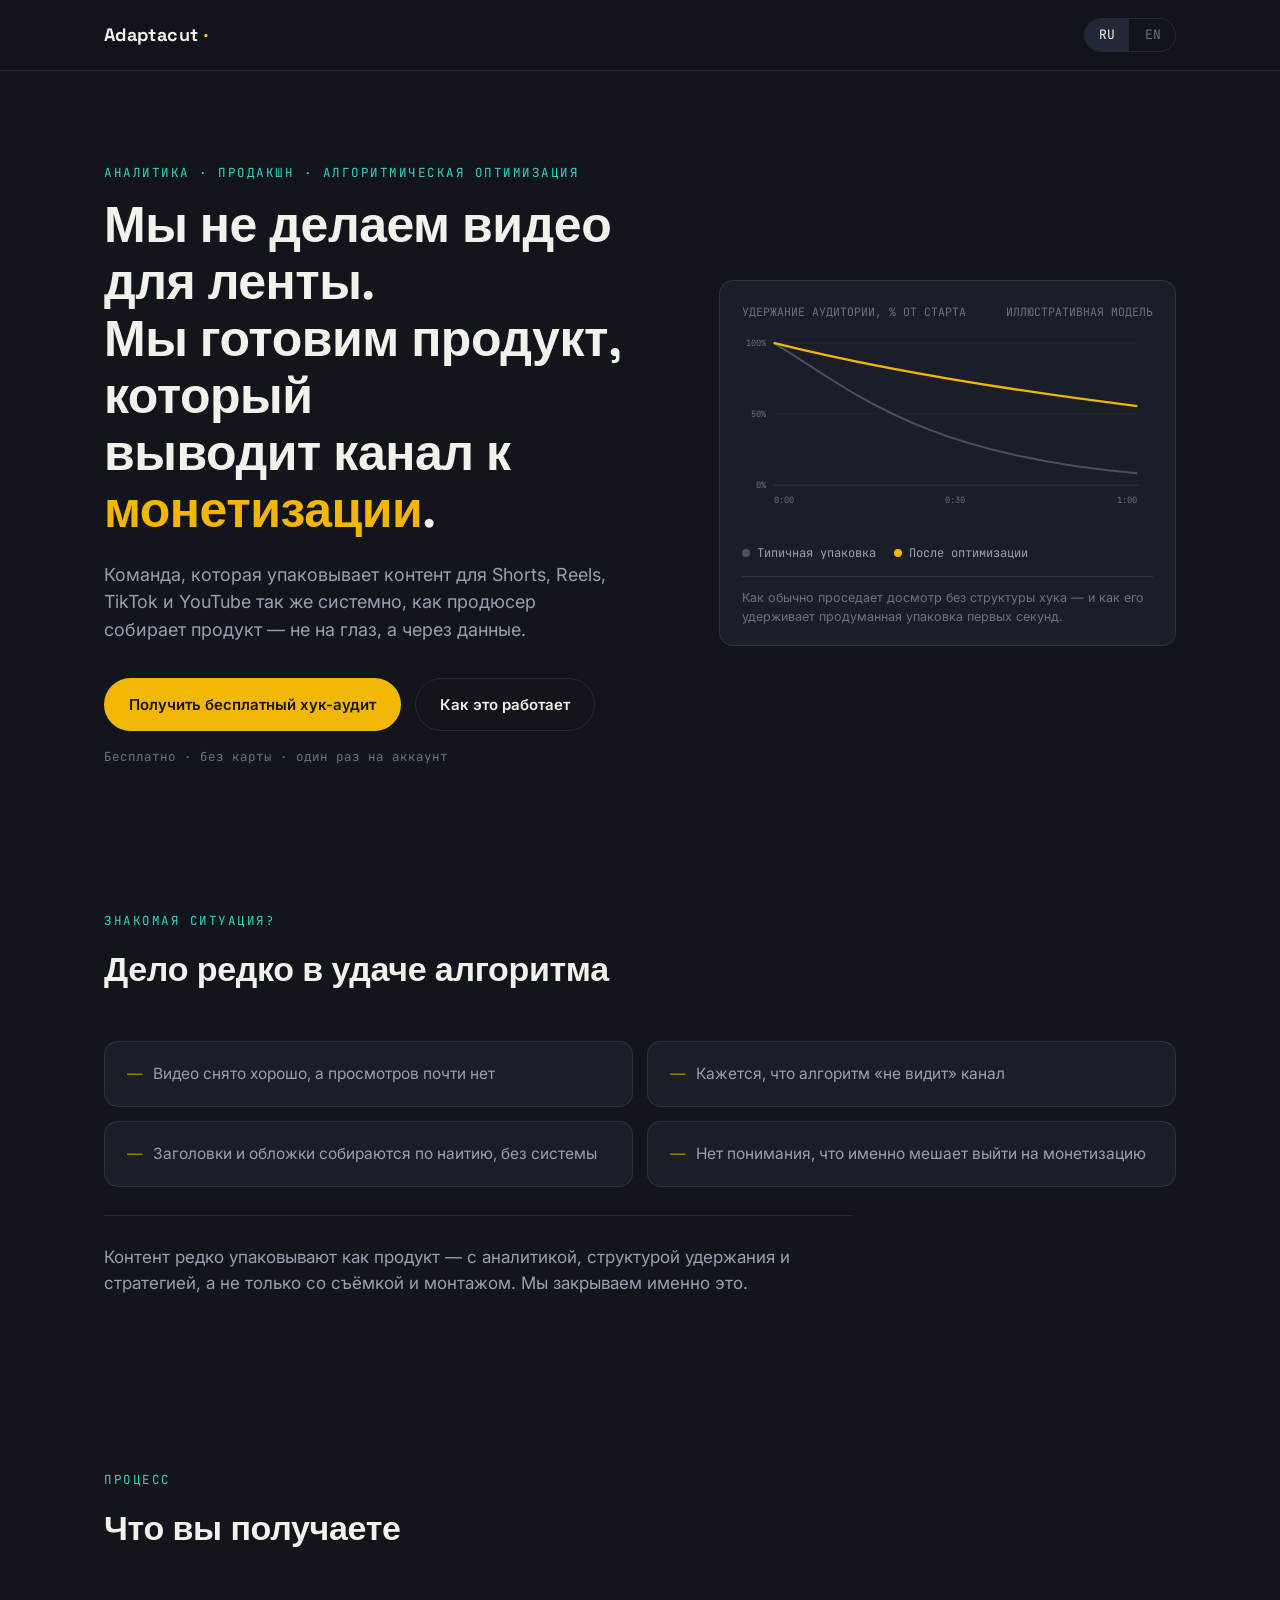
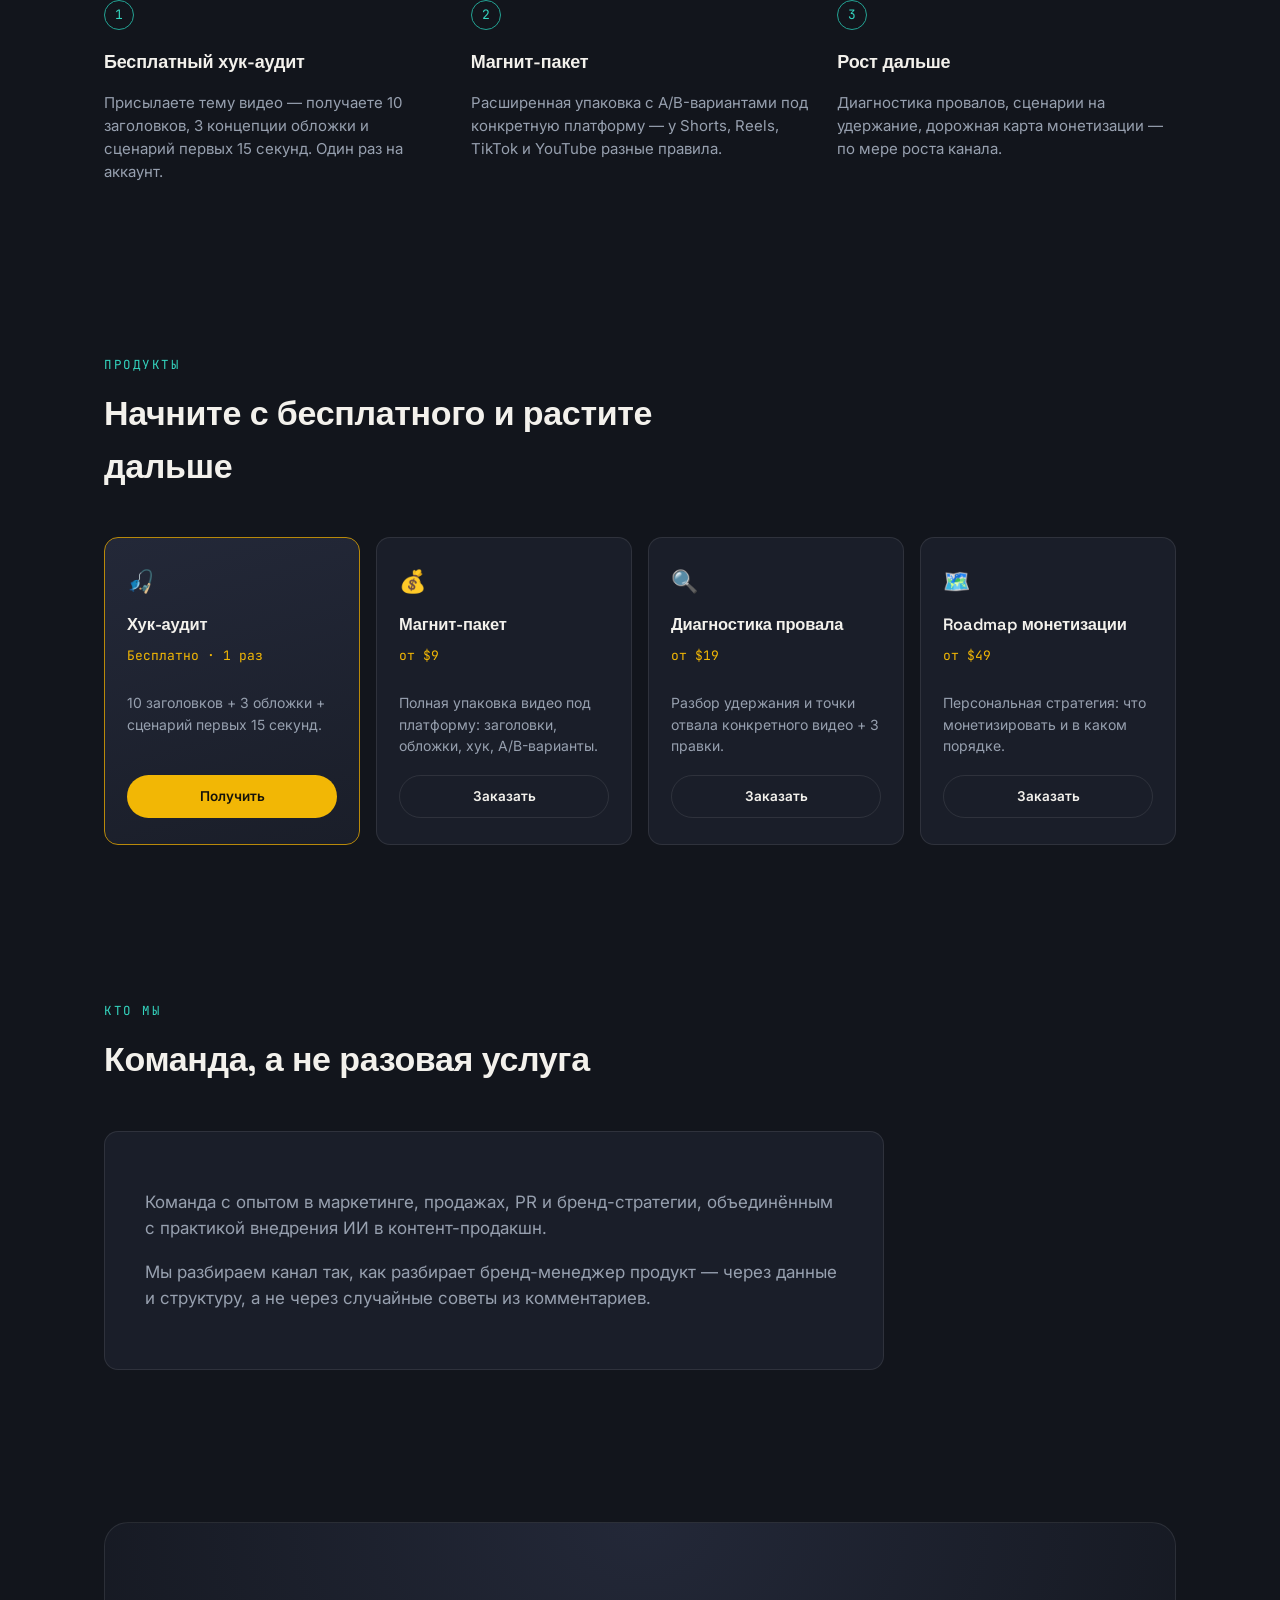
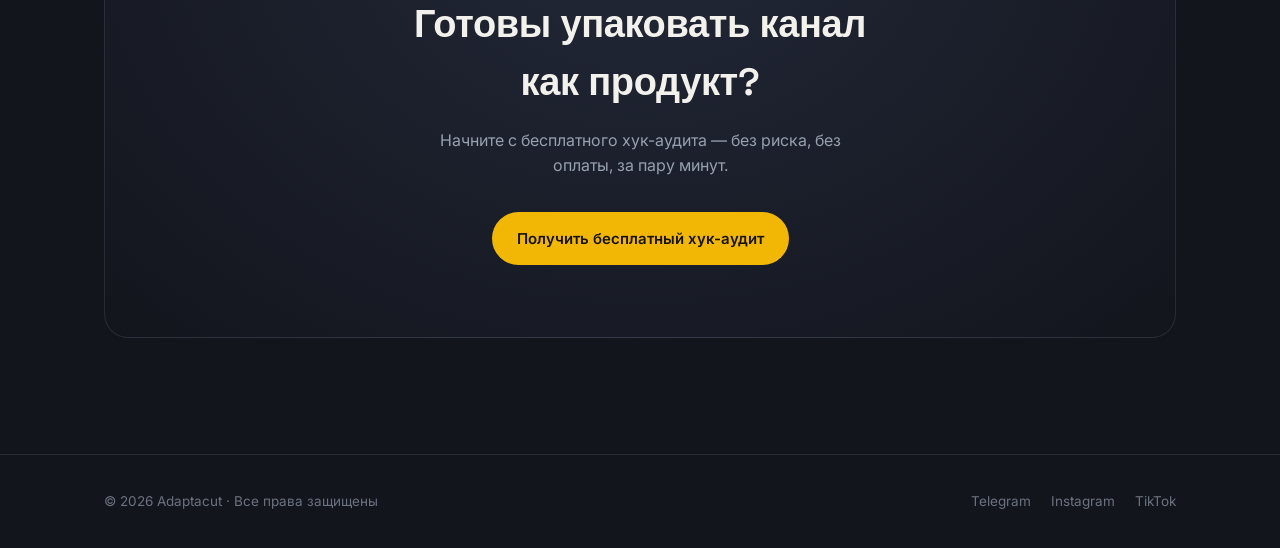
<file: index.html>
<!DOCTYPE html>
<html lang="ru">
<head>
<meta charset="UTF-8">
<meta name="viewport" content="width=device-width, initial-scale=1.0">
<title>Adaptacut — продукт, который выводит канал к монетизации</title>
<meta name="description" content="Аналитика, упаковка, контент-продакшн и алгоритмическая оптимизация для авторов Shorts, Reels, TikTok и YouTube.">
<link rel="alternate" hreflang="ru" href="/">
<link rel="alternate" hreflang="en" href="/en/">
<link rel="icon" href="favicon.png" type="image/png">
<link rel="preconnect" href="https://fonts.googleapis.com">
<link rel="preconnect" href="https://fonts.gstatic.com" crossorigin>
<link href="https://fonts.googleapis.com/css2?family=Space+Grotesk:wght@500;600;700&family=Inter:wght@400;500;600&family=JetBrains+Mono:wght@400;500&display=swap" rel="stylesheet">
<style>
/* ===== Design tokens ===== */
:root {
  --bg: #12151c;
  --surface: #1a1e29;
  --surface-2: #232838;
  --border: rgba(255, 255, 255, 0.09);
  --text: #f3f1ec;
  --text-muted: #97a0af;
  --text-dim: #6b7280;
  --gold: #f2b705;
  --gold-dim: #b8890a;
  --teal: #34d6c0;
  --teal-dim: #23a394;

  --font-display: "Space Grotesk", sans-serif;
  --font-body: "Inter", sans-serif;
  --font-mono: "JetBrains Mono", monospace;

  --container: 1120px;
  --radius: 14px;
}

* { box-sizing: border-box; }

html { scroll-behavior: smooth; }

body {
  margin: 0;
  background: var(--bg);
  color: var(--text);
  font-family: var(--font-body);
  font-size: 16px;
  line-height: 1.55;
  -webkit-font-smoothing: antialiased;
}

@media (prefers-reduced-motion: reduce) {
  html { scroll-behavior: auto; }
  * { animation-duration: 0.001ms !important; transition-duration: 0.001ms !important; }
}

a { color: inherit; }

.wrap {
  max-width: var(--container);
  margin: 0 auto;
  padding: 0 24px;
}

h1, h2, h3 {
  font-family: var(--font-display);
  font-weight: 600;
  letter-spacing: -0.01em;
  margin: 0;
}

.eyebrow {
  font-family: var(--font-mono);
  font-size: 12.5px;
  letter-spacing: 0.12em;
  text-transform: uppercase;
  color: var(--teal);
  display: inline-block;
  margin-bottom: 14px;
}

.muted { color: var(--text-muted); }

/* ===== Header ===== */
header {
  position: sticky;
  top: 0;
  z-index: 50;
  backdrop-filter: blur(10px);
  background: rgba(18, 21, 28, 0.82);
  border-bottom: 1px solid var(--border);
}

.header-inner {
  display: flex;
  align-items: center;
  justify-content: space-between;
  padding: 18px 24px;
}

.logo {
  font-family: var(--font-display);
  font-weight: 700;
  font-size: 18px;
  letter-spacing: 0.02em;
}

.logo span { color: var(--gold); }

.lang-toggle {
  display: flex;
  gap: 2px;
  font-family: var(--font-mono);
  font-size: 13px;
  border: 1px solid var(--border);
  border-radius: 100px;
  overflow: hidden;
}

.lang-toggle a {
  padding: 6px 14px;
  text-decoration: none;
  color: var(--text-dim);
}

.lang-toggle a.active {
  background: var(--surface-2);
  color: var(--text);
}

/* ===== Hero ===== */
.hero {
  padding: 88px 0 64px;
  position: relative;
  overflow: hidden;
}

.hero-grid {
  display: grid;
  grid-template-columns: 1.1fr 0.9fr;
  gap: 56px;
  align-items: center;
}

.hero h1 {
  font-size: clamp(32px, 4.4vw, 50px);
  line-height: 1.14;
}

.hero h1 .accent { color: var(--gold); }

.hero p.lead {
  font-size: 18px;
  color: var(--text-muted);
  max-width: 46ch;
  margin-top: 22px;
}

.cta-row {
  display: flex;
  gap: 14px;
  margin-top: 34px;
  flex-wrap: wrap;
}

.btn {
  display: inline-flex;
  align-items: center;
  gap: 8px;
  font-family: var(--font-body);
  font-weight: 600;
  font-size: 15px;
  padding: 14px 24px;
  border-radius: 100px;
  text-decoration: none;
  border: 1px solid transparent;
  cursor: pointer;
  transition: transform 0.15s ease, opacity 0.15s ease;
}

.btn:hover { transform: translateY(-1px); }

.btn-primary {
  background: var(--gold);
  color: #16130a;
}

.btn-primary:hover { opacity: 0.92; }

.btn-ghost {
  background: transparent;
  border-color: var(--border);
  color: var(--text);
}

.hero-note {
  margin-top: 16px;
  font-family: var(--font-mono);
  font-size: 12.5px;
  color: var(--text-dim);
}

/* ===== Retention chart — signature element ===== */
.chart-card {
  background: var(--surface);
  border: 1px solid var(--border);
  border-radius: var(--radius);
  padding: 22px 22px 18px;
}

.chart-card .chart-label {
  display: flex;
  justify-content: space-between;
  font-family: var(--font-mono);
  font-size: 11.5px;
  color: var(--text-dim);
  margin-bottom: 6px;
}

.legend {
  display: flex;
  gap: 18px;
  margin-top: 12px;
  font-family: var(--font-mono);
  font-size: 12px;
}

.legend-item { display: flex; align-items: center; gap: 7px; color: var(--text-muted); }
.dot { width: 8px; height: 8px; border-radius: 50%; }
.dot.grey { background: #4b5160; }
.dot.gold { background: var(--gold); }

.retention-line-typical {
  fill: none;
  stroke: #4b5160;
  stroke-width: 2.5;
  stroke-dasharray: 700;
  stroke-dashoffset: 700;
  animation: draw 1.6s ease forwards 0.3s;
}

.retention-line-optimized {
  fill: none;
  stroke: var(--gold);
  stroke-width: 3;
  stroke-dasharray: 700;
  stroke-dashoffset: 700;
  animation: draw 1.6s ease forwards 0.7s;
}

.chart-caption {
  margin: 14px 0 0;
  font-size: 12.5px;
  line-height: 1.5;
  color: var(--text-dim);
  border-top: 1px solid var(--border);
  padding-top: 12px;
}

@keyframes draw {
  to { stroke-dashoffset: 0; }
}

/* ===== Sections ===== */
section { padding: 76px 0; }

.section-head { max-width: 620px; margin-bottom: 44px; }
.section-head h2 { font-size: clamp(26px, 3vw, 34px); }
.section-head p { color: var(--text-muted); margin-top: 12px; font-size: 16.5px; }

/* Pain grid */
.pain-grid {
  display: grid;
  grid-template-columns: repeat(2, 1fr);
  gap: 14px;
}

.pain-item {
  background: var(--surface);
  border: 1px solid var(--border);
  border-radius: var(--radius);
  padding: 20px 22px;
  font-size: 15.5px;
  color: var(--text-muted);
}

.pain-item::before {
  content: "—";
  color: var(--gold-dim);
  margin-right: 10px;
}

.pain-transition {
  margin-top: 28px;
  padding-top: 28px;
  border-top: 1px solid var(--border);
  font-size: 17px;
  max-width: 68ch;
}

/* Steps */
.steps { display: grid; grid-template-columns: repeat(3, 1fr); gap: 28px; }

.step-num {
  font-family: var(--font-mono);
  font-size: 13px;
  color: var(--teal);
  border: 1px solid var(--teal-dim);
  width: 30px; height: 30px;
  border-radius: 50%;
  display: flex; align-items: center; justify-content: center;
  margin-bottom: 18px;
}

.step h3 { font-size: 18px; margin-bottom: 10px; }
.step p { color: var(--text-muted); font-size: 15px; }

/* Products */
.products-grid {
  display: grid;
  grid-template-columns: repeat(4, 1fr);
  gap: 16px;
}

.product-card {
  background: var(--surface);
  border: 1px solid var(--border);
  border-radius: var(--radius);
  padding: 26px 22px;
  display: flex;
  flex-direction: column;
  transition: border-color 0.2s ease;
}

.product-card:hover { border-color: var(--teal-dim); }

.product-card.featured {
  background: linear-gradient(165deg, var(--surface-2), var(--surface));
  border-color: var(--gold-dim);
}

.product-icon { font-size: 22px; margin-bottom: 14px; }

.product-card h3 { font-size: 16.5px; margin-bottom: 8px; }

.product-price {
  font-family: var(--font-mono);
  font-size: 13px;
  color: var(--gold);
  margin-bottom: 12px;
}

.product-card p.desc {
  color: var(--text-muted);
  font-size: 14px;
  flex-grow: 1;
  margin-bottom: 18px;
}

.product-card .btn { padding: 10px 18px; font-size: 13.5px; width: 100%; justify-content: center; }

/* Team */
.team-block {
  background: var(--surface);
  border: 1px solid var(--border);
  border-radius: var(--radius);
  padding: 40px;
  max-width: 780px;
}

.team-block p { font-size: 17px; color: var(--text-muted); }
.team-block p + p { margin-top: 16px; }

/* Final CTA */
.final-cta {
  text-align: center;
  background: radial-gradient(ellipse at top, var(--surface-2), var(--bg));
  border-radius: 24px;
  padding: 72px 24px;
  border: 1px solid var(--border);
}

.final-cta h2 { font-size: clamp(26px, 3.4vw, 38px); max-width: 20ch; margin: 0 auto; }
.final-cta p { color: var(--text-muted); margin: 16px auto 0; max-width: 44ch; }
.final-cta .cta-row { justify-content: center; }

/* Footer */
footer {
  border-top: 1px solid var(--border);
  padding: 36px 0;
  margin-top: 40px;
}

.footer-inner {
  display: flex;
  justify-content: space-between;
  align-items: center;
  flex-wrap: wrap;
  gap: 16px;
  font-size: 13.5px;
  color: var(--text-dim);
}

.footer-links { display: flex; gap: 20px; }
.footer-links a { text-decoration: none; color: var(--text-dim); }
.footer-links a:hover { color: var(--text-muted); }

/* ===== Responsive ===== */
@media (max-width: 860px) {
  .hero-grid { grid-template-columns: 1fr; gap: 40px; }
  .pain-grid { grid-template-columns: 1fr; }
  .steps { grid-template-columns: 1fr; gap: 34px; }
  .products-grid { grid-template-columns: 1fr 1fr; }
  .team-block { padding: 28px; }
  .final-cta { padding: 52px 20px; }
}

@media (max-width: 520px) {
  .products-grid { grid-template-columns: 1fr; }
  .header-inner { padding: 14px 18px; }
  .hero { padding: 56px 0 44px; }
  section { padding: 56px 0; }
}

/* ===== Booking Modal ===== */
.modal-overlay {
  display: none;
  position: fixed;
  inset: 0;
  background: rgba(0,0,0,0.65);
  backdrop-filter: blur(3px);
  z-index: 200;
  align-items: center;
  justify-content: center;
  padding: 20px;
}

.modal-overlay.open { display: flex; }

.modal-card {
  background: var(--surface);
  border: 1px solid var(--border);
  border-radius: var(--radius);
  max-width: 460px;
  width: 100%;
  max-height: 88vh;
  overflow-y: auto;
  padding: 28px;
  position: relative;
}

.modal-close {
  position: absolute;
  top: 16px;
  right: 16px;
  background: none;
  border: none;
  color: var(--text-dim);
  font-size: 20px;
  cursor: pointer;
  line-height: 1;
  padding: 4px;
}

.modal-close:hover { color: var(--text); }

.modal-card h3 {
  font-size: 19px;
  margin-bottom: 6px;
  padding-right: 20px;
}

.modal-subtitle {
  color: var(--text-muted);
  font-size: 14px;
  margin-bottom: 20px;
}

.modal-step { display: none; }
.modal-step.active { display: block; }

.date-grid {
  display: grid;
  grid-template-columns: repeat(5, 1fr);
  gap: 8px;
  margin-bottom: 8px;
  max-height: 260px;
  overflow-y: auto;
  padding-right: 4px;
}

.date-btn {
  background: var(--surface-2);
  border: 1px solid var(--border);
  border-radius: 8px;
  padding: 9px 4px;
  text-align: center;
  cursor: pointer;
  color: var(--text);
  font-family: var(--font-body);
}

.date-btn .date-num { display: block; font-size: 14px; font-weight: 600; }
.date-btn .date-mon { display: block; font-size: 10.5px; color: var(--text-dim); font-family: var(--font-mono); }
.date-btn .date-left { display: block; font-size: 9.5px; color: var(--teal); font-family: var(--font-mono); margin-top: 2px; }

.date-btn:hover:not(.full) { border-color: var(--teal-dim); }
.date-btn.selected { border-color: var(--gold); background: rgba(242,183,5,0.08); }
.date-btn.full {
  opacity: 0.35;
  cursor: not-allowed;
  pointer-events: none;
}
.date-btn.full .date-left { color: #6b7280; }

.form-field { margin-bottom: 14px; }
.form-field label { display: block; font-size: 13px; color: var(--text-muted); margin-bottom: 6px; }
.form-field input {
  width: 100%;
  background: var(--surface-2);
  border: 1px solid var(--border);
  border-radius: 8px;
  padding: 11px 12px;
  color: var(--text);
  font-family: var(--font-body);
  font-size: 14.5px;
}
.form-field input:focus { outline: none; border-color: var(--teal-dim); }

.modal-selected-date {
  font-family: var(--font-mono);
  font-size: 12.5px;
  color: var(--teal);
  margin-bottom: 16px;
  padding: 8px 12px;
  background: var(--surface-2);
  border-radius: 8px;
}

.modal-msg {
  font-size: 13.5px;
  padding: 10px 12px;
  border-radius: 8px;
  margin-top: 12px;
  display: none;
}
.modal-msg.error { display: block; background: rgba(220,80,80,0.12); color: #e08080; }
.modal-msg.success { display: block; background: rgba(52,214,192,0.1); color: var(--teal); }

.modal-loading { text-align: center; padding: 30px 0; color: var(--text-dim); font-size: 13.5px; }

</style>
</head>
<body>

<header>
  <div class="wrap header-inner">
    <div class="logo">Adaptacut <span>·</span></div>
    <div class="lang-toggle">
      <a href="/" class="active">RU</a>
      <a href="/en/">EN</a>
    </div>
  </div>
</header>

<section class="hero">
  <div class="wrap hero-grid">
    <div>
      <span class="eyebrow">Аналитика · Продакшн · Алгоритмическая оптимизация</span>
      <h1>Мы не делаем видео для ленты.<br>Мы готовим продукт, который<br>выводит канал к <span class="accent">монетизации</span>.</h1>
      <p class="lead">Команда, которая упаковывает контент для Shorts, Reels, TikTok и YouTube так же системно, как продюсер собирает продукт — не на глаз, а через данные.</p>
      <div class="cta-row">
        <a href="javascript:void(0)" class="btn btn-primary js-open-booking">Получить бесплатный хук-аудит</a>
        <a href="#how" class="btn btn-ghost">Как это работает</a>
      </div>
      <div class="hero-note">Бесплатно · без карты · один раз на аккаунт</div>
    </div>

    <div class="chart-card">
      <div class="chart-label">
        <span>УДЕРЖАНИЕ АУДИТОРИИ, % ОТ СТАРТА</span>
        <span>ИЛЛЮСТРАТИВНАЯ МОДЕЛЬ</span>
      </div>
      <svg viewBox="0 0 520 250" width="100%" height="auto" role="img" aria-label="Сравнение удержания аудитории: типичное видео теряет зрителей быстрее, чем видео с оптимизированной упаковкой">
        <!-- сетка -->
        <line x1="40" y1="20" x2="500" y2="20" stroke="rgba(255,255,255,0.06)" stroke-width="1"/>
        <line x1="40" y1="110" x2="500" y2="110" stroke="rgba(255,255,255,0.06)" stroke-width="1"/>
        <line x1="40" y1="200" x2="500" y2="200" stroke="rgba(255,255,255,0.14)" stroke-width="1"/>

        <!-- подписи Y -->
        <text x="30" y="24" text-anchor="end" font-family="JetBrains Mono, monospace" font-size="11" fill="#6b7280">100%</text>
        <text x="30" y="114" text-anchor="end" font-family="JetBrains Mono, monospace" font-size="11" fill="#6b7280">50%</text>
        <text x="30" y="204" text-anchor="end" font-family="JetBrains Mono, monospace" font-size="11" fill="#6b7280">0%</text>

        <!-- подписи X -->
        <text x="40" y="222" text-anchor="start" font-family="JetBrains Mono, monospace" font-size="11" fill="#6b7280">0:00</text>
        <text x="270" y="222" text-anchor="middle" font-family="JetBrains Mono, monospace" font-size="11" fill="#6b7280">0:30</text>
        <text x="500" y="222" text-anchor="end" font-family="JetBrains Mono, monospace" font-size="11" fill="#6b7280">1:00</text>

        <path class="retention-line-typical" d="M40,20 C 140,80 220,160 500,185" />
        <path class="retention-line-optimized" d="M40,20 C 160,50 300,75 500,100" />
      </svg>
      <div class="legend">
        <div class="legend-item"><span class="dot grey"></span> Типичная упаковка</div>
        <div class="legend-item"><span class="dot gold"></span> После оптимизации</div>
      </div>
      <p class="chart-caption">Как обычно проседает досмотр без структуры хука — и как его удерживает продуманная упаковка первых секунд.</p>
    </div>
  </div>
</section>

<section id="pain">
  <div class="wrap">
    <div class="section-head">
      <span class="eyebrow">Знакомая ситуация?</span>
      <h2>Дело редко в удаче алгоритма</h2>
    </div>
    <div class="pain-grid">
      <div class="pain-item">Видео снято хорошо, а просмотров почти нет</div>
      <div class="pain-item">Кажется, что алгоритм «не видит» канал</div>
      <div class="pain-item">Заголовки и обложки собираются по наитию, без системы</div>
      <div class="pain-item">Нет понимания, что именно мешает выйти на монетизацию</div>
    </div>
    <p class="pain-transition muted">Контент редко упаковывают как продукт — с аналитикой, структурой удержания и стратегией, а не только со съёмкой и монтажом. Мы закрываем именно это.</p>
  </div>
</section>

<section id="how">
  <div class="wrap">
    <div class="section-head">
      <span class="eyebrow">Процесс</span>
      <h2>Что вы получаете</h2>
    </div>
    <div class="steps">
      <div class="step">
        <div class="step-num">1</div>
        <h3>Бесплатный хук-аудит</h3>
        <p>Присылаете тему видео — получаете 10 заголовков, 3 концепции обложки и сценарий первых 15 секунд. Один раз на аккаунт.</p>
      </div>
      <div class="step">
        <div class="step-num">2</div>
        <h3>Магнит-пакет</h3>
        <p>Расширенная упаковка с A/B-вариантами под конкретную платформу — у Shorts, Reels, TikTok и YouTube разные правила.</p>
      </div>
      <div class="step">
        <div class="step-num">3</div>
        <h3>Рост дальше</h3>
        <p>Диагностика провалов, сценарии на удержание, дорожная карта монетизации — по мере роста канала.</p>
      </div>
    </div>
  </div>
</section>

<section id="products">
  <div class="wrap">
    <div class="section-head">
      <span class="eyebrow">Продукты</span>
      <h2>Начните с бесплатного и растите дальше</h2>
    </div>
    <div class="products-grid">
      <div class="product-card featured">
        <div class="product-icon">🎣</div>
        <h3>Хук-аудит</h3>
        <div class="product-price">Бесплатно · 1 раз</div>
        <p class="desc">10 заголовков + 3 обложки + сценарий первых 15 секунд.</p>
        <a href="javascript:void(0)" class="btn btn-primary js-open-booking">Получить</a>
      </div>
      <div class="product-card">
        <div class="product-icon">💰</div>
        <h3>Магнит-пакет</h3>
        <div class="product-price">от $9</div>
        <p class="desc">Полная упаковка видео под платформу: заголовки, обложки, хук, A/B-варианты.</p>
        <a href="https://t.me/stanvase?text=%D0%97%D0%B4%D1%80%D0%B0%D0%B2%D1%81%D1%82%D0%B2%D1%83%D0%B9%D1%82%D0%B5%21%20%D0%A5%D0%BE%D1%87%D1%83%20%D0%B7%D0%B0%D0%BA%D0%B0%D0%B7%D0%B0%D1%82%D1%8C%20%D0%9C%D0%B0%D0%B3%D0%BD%D0%B8%D1%82-%D0%BF%D0%B0%D0%BA%D0%B5%D1%82%20%28%249%29%20%E2%80%94%20%D1%83%D0%BF%D0%B0%D0%BA%D0%BE%D0%B2%D0%BA%D1%83%20%D0%B2%D0%B8%D0%B4%D0%B5%D0%BE%20%28%D0%B7%D0%B0%D0%B3%D0%BE%D0%BB%D0%BE%D0%B2%D0%BA%D0%B8%2C%20%D0%BE%D0%B1%D0%BB%D0%BE%D0%B6%D0%BA%D0%B0%2C%20%D1%85%D1%83%D0%BA%29." target="_blank" rel="noopener" class="btn btn-ghost">Заказать</a>
      </div>
      <div class="product-card">
        <div class="product-icon">🔍</div>
        <h3>Диагностика провала</h3>
        <div class="product-price">от $19</div>
        <p class="desc">Разбор удержания и точки отвала конкретного видео + 3 правки.</p>
        <a href="https://t.me/stanvase?text=%D0%97%D0%B4%D1%80%D0%B0%D0%B2%D1%81%D1%82%D0%B2%D1%83%D0%B9%D1%82%D0%B5%21%20%D0%A5%D0%BE%D1%87%D1%83%20%D0%B7%D0%B0%D0%BA%D0%B0%D0%B7%D0%B0%D1%82%D1%8C%20%D0%94%D0%B8%D0%B0%D0%B3%D0%BD%D0%BE%D1%81%D1%82%D0%B8%D0%BA%D1%83%20%D0%BF%D1%80%D0%BE%D0%B2%D0%B0%D0%BB%D0%B0%20%28%2419%29%20%E2%80%94%20%D1%80%D0%B0%D0%B7%D0%B1%D0%BE%D1%80%20%D0%BA%D0%BE%D0%BD%D0%BA%D1%80%D0%B5%D1%82%D0%BD%D0%BE%D0%B3%D0%BE%20%D0%B2%D0%B8%D0%B4%D0%B5%D0%BE." target="_blank" rel="noopener" class="btn btn-ghost">Заказать</a>
      </div>
      <div class="product-card">
        <div class="product-icon">🗺️</div>
        <h3>Roadmap монетизации</h3>
        <div class="product-price">от $49</div>
        <p class="desc">Персональная стратегия: что монетизировать и в каком порядке.</p>
        <a href="https://t.me/stanvase?text=%D0%97%D0%B4%D1%80%D0%B0%D0%B2%D1%81%D1%82%D0%B2%D1%83%D0%B9%D1%82%D0%B5%21%20%D0%A5%D0%BE%D1%87%D1%83%20%D0%B7%D0%B0%D0%BA%D0%B0%D0%B7%D0%B0%D1%82%D1%8C%20Roadmap%20%D0%BC%D0%BE%D0%BD%D0%B5%D1%82%D0%B8%D0%B7%D0%B0%D1%86%D0%B8%D0%B8%20%28%2449%29%20%E2%80%94%20%D1%81%D1%82%D1%80%D0%B0%D1%82%D0%B5%D0%B3%D0%B8%D1%8E%20%D0%B4%D0%BB%D1%8F%20%D0%BA%D0%B0%D0%BD%D0%B0%D0%BB%D0%B0." target="_blank" rel="noopener" class="btn btn-ghost">Заказать</a>
      </div>
    </div>
  </div>
</section>

<section id="team">
  <div class="wrap">
    <div class="section-head">
      <span class="eyebrow">Кто мы</span>
      <h2>Команда, а не разовая услуга</h2>
    </div>
    <div class="team-block">
      <p>Команда с опытом в маркетинге, продажах, PR и бренд-стратегии, объединённым с практикой внедрения ИИ в контент-продакшн.</p>
      <p>Мы разбираем канал так, как разбирает бренд-менеджер продукт — через данные и структуру, а не через случайные советы из комментариев.</p>
    </div>
  </div>
</section>

<section id="cta">
  <div class="wrap">
    <div class="final-cta">
      <h2>Готовы упаковать канал как продукт?</h2>
      <p>Начните с бесплатного хук-аудита — без риска, без оплаты, за пару минут.</p>
      <div class="cta-row">
        <a href="javascript:void(0)" class="btn btn-primary js-open-booking">Получить бесплатный хук-аудит</a>
      </div>
    </div>
  </div>
</section>

<footer>
  <div class="wrap footer-inner">
    <div>© 2026 Adaptacut · Все права защищены</div>
    <div class="footer-links">
      <a href="https://t.me/adaptacut" target="_blank" rel="noopener">Telegram</a>
      <a href="#">Instagram</a>
      <a href="#">TikTok</a>
    </div>
  </div>
</footer>

<div class="modal-overlay" id="bookingModal">
  <div class="modal-card">
    <button class="modal-close" id="modalClose" aria-label="Закрыть">✕</button>

    <div class="modal-step active" id="stepDate">
      <h3>Выберите дату</h3>
      <p class="modal-subtitle">Бесплатный хук-аудит — один раз на аккаунт, 3 места в день.</p>
      <div id="dateGrid" class="date-grid">
        <div class="modal-loading">Загружаем доступные даты…</div>
      </div>
    </div>

    <div class="modal-step" id="stepForm">
      <h3>Ваши данные</h3>
      <div class="modal-selected-date" id="selectedDateLabel"></div>
      <div class="form-field">
        <label for="fieldName">Имя</label>
        <input type="text" id="fieldName" maxlength="100" placeholder="Как к вам обращаться">
      </div>
      <div class="form-field">
        <label for="fieldContact">Telegram или email</label>
        <input type="text" id="fieldContact" maxlength="100" placeholder="@username или email">
      </div>
      <div class="form-field">
        <label for="fieldTopic">Тема видео</label>
        <input type="text" id="fieldTopic" maxlength="300" placeholder="О чём видео — коротко">
      </div>
      <div class="cta-row">
        <button class="btn btn-ghost" id="backToDate" type="button">Назад</button>
        <button class="btn btn-primary" id="submitBooking" type="button">Записаться</button>
      </div>
      <div class="modal-msg" id="modalMsg"></div>
    </div>

    <div class="modal-step" id="stepSuccess">
      <h3>Готово 🎉</h3>
      <p class="modal-subtitle" id="successText"></p>
    </div>
  </div>
</div>

<script>
(function() {
  const API_AVAILABILITY = '/api/availability';
  const API_BOOK = '/api/book';
  const MAX_SLOTS = 3;

  const modal = document.getElementById('bookingModal');
  const dateGrid = document.getElementById('dateGrid');
  const stepDate = document.getElementById('stepDate');
  const stepForm = document.getElementById('stepForm');
  const stepSuccess = document.getElementById('stepSuccess');
  const selectedDateLabel = document.getElementById('selectedDateLabel');
  const modalMsg = document.getElementById('modalMsg');

  let selectedDate = null;
  const monthNames = ['янв','фев','мар','апр','май','июн','июл','авг','сен','окт','ноя','дек'];

  function toISO(d) {
    return d.toISOString().slice(0, 10);
  }

  function showStep(step) {
    [stepDate, stepForm, stepSuccess].forEach(s => s.classList.remove('active'));
    step.classList.add('active');
  }

  function openModal() {
    modal.classList.add('open');
    selectedDate = null;
    modalMsg.className = 'modal-msg';
    document.getElementById('fieldName').value = '';
    document.getElementById('fieldContact').value = '';

    if (localStorage.getItem('adaptacut_claimed') === '1') {
      stepDate.innerHTML = '<h3>Бесплатный аудит уже использован</h3><p class="modal-subtitle">Вы уже получали бесплатный хук-аудит с этого устройства. Посмотрите платные пакеты ниже — там больше вариантов и доработка под платформу.</p>';
      showStep(stepDate);
      return;
    }

    showStep(stepDate);
    loadAvailability();
  }

  function closeModal() {
    modal.classList.remove('open');
  }

  async function loadAvailability() {
    dateGrid.innerHTML = '<div class="modal-loading">Загружаем доступные даты…</div>';
    let counts = {};
    try {
      const res = await fetch(API_AVAILABILITY);
      const data = await res.json();
      counts = data.counts || {};
    } catch (e) {
      dateGrid.innerHTML = '<div class="modal-loading">Не удалось загрузить даты. Обновите страницу.</div>';
      return;
    }
    renderDates(counts);
  }

  function renderDates(counts) {
    dateGrid.innerHTML = '';
    const today = new Date();
    for (let i = 1; i <= 30; i++) {
      const d = new Date(today);
      d.setDate(today.getDate() + i);
      const iso = toISO(d);
      const taken = counts[iso] || 0;
      const left = MAX_SLOTS - taken;
      const full = left <= 0;

      const btn = document.createElement('div');
      btn.className = 'date-btn' + (full ? ' full' : '');
      btn.innerHTML = `
        <span class="date-num">${d.getDate()}</span>
        <span class="date-mon">${monthNames[d.getMonth()]}</span>
        <span class="date-left">${full ? 'занято' : left + ' мест'}</span>
      `;
      if (!full) {
        btn.addEventListener('click', () => selectDate(iso, d));
      }
      dateGrid.appendChild(btn);
    }
  }

  function selectDate(iso, d) {
    selectedDate = iso;
    selectedDateLabel.textContent = d.toLocaleDateString('ru-RU', { day: 'numeric', month: 'long', year: 'numeric' });
    modalMsg.className = 'modal-msg';
    showStep(stepForm);
  }

  async function submitBooking() {
    const name = document.getElementById('fieldName').value.trim();
    const contact = document.getElementById('fieldContact').value.trim();
    const topic = document.getElementById('fieldTopic').value.trim();

    if (!name || !contact || !topic) {
      modalMsg.className = 'modal-msg error';
      modalMsg.textContent = 'Заполните все поля.';
      return;
    }

    const submitBtn = document.getElementById('submitBooking');
    submitBtn.disabled = true;
    submitBtn.textContent = 'Отправляем…';

    try {
      const res = await fetch(API_BOOK, {
        method: 'POST',
        headers: { 'Content-Type': 'application/json' },
        body: JSON.stringify({ name, contact, date: selectedDate, topic })
      });
      const data = await res.json();

      if (res.status === 403) {
        localStorage.setItem('adaptacut_claimed', '1');
        modalMsg.className = 'modal-msg error';
        modalMsg.textContent = 'Бесплатный аудит уже был использован с этого контакта или устройства.';
        return;
      }

      if (res.status === 409) {
        modalMsg.className = 'modal-msg error';
        modalMsg.textContent = 'Это места на эту дату только что закончились — выберите другую дату.';
        showStep(stepDate);
        loadAvailability();
        return;
      }

      if (!res.ok) {
        modalMsg.className = 'modal-msg error';
        modalMsg.textContent = 'Что-то пошло не так. Попробуйте ещё раз или напишите нам в Telegram.';
        return;
      }

      document.getElementById('successText').textContent = 'Вы записаны. Мы свяжемся с вами в ближайшее время.';
      localStorage.setItem('adaptacut_claimed', '1');
      showStep(stepSuccess);
    } catch (e) {
      modalMsg.className = 'modal-msg error';
      modalMsg.textContent = 'Ошибка сети. Попробуйте ещё раз.';
    } finally {
      submitBtn.disabled = false;
      submitBtn.textContent = 'Записаться';
    }
  }

  document.querySelectorAll('.js-open-booking').forEach(el => {
    el.addEventListener('click', openModal);
  });

  document.getElementById('modalClose').addEventListener('click', closeModal);
  document.getElementById('backToDate').addEventListener('click', () => showStep(stepDate));
  document.getElementById('submitBooking').addEventListener('click', submitBooking);
  modal.addEventListener('click', (e) => { if (e.target === modal) closeModal(); });
})();
</script>
</body>
</html>
</file>
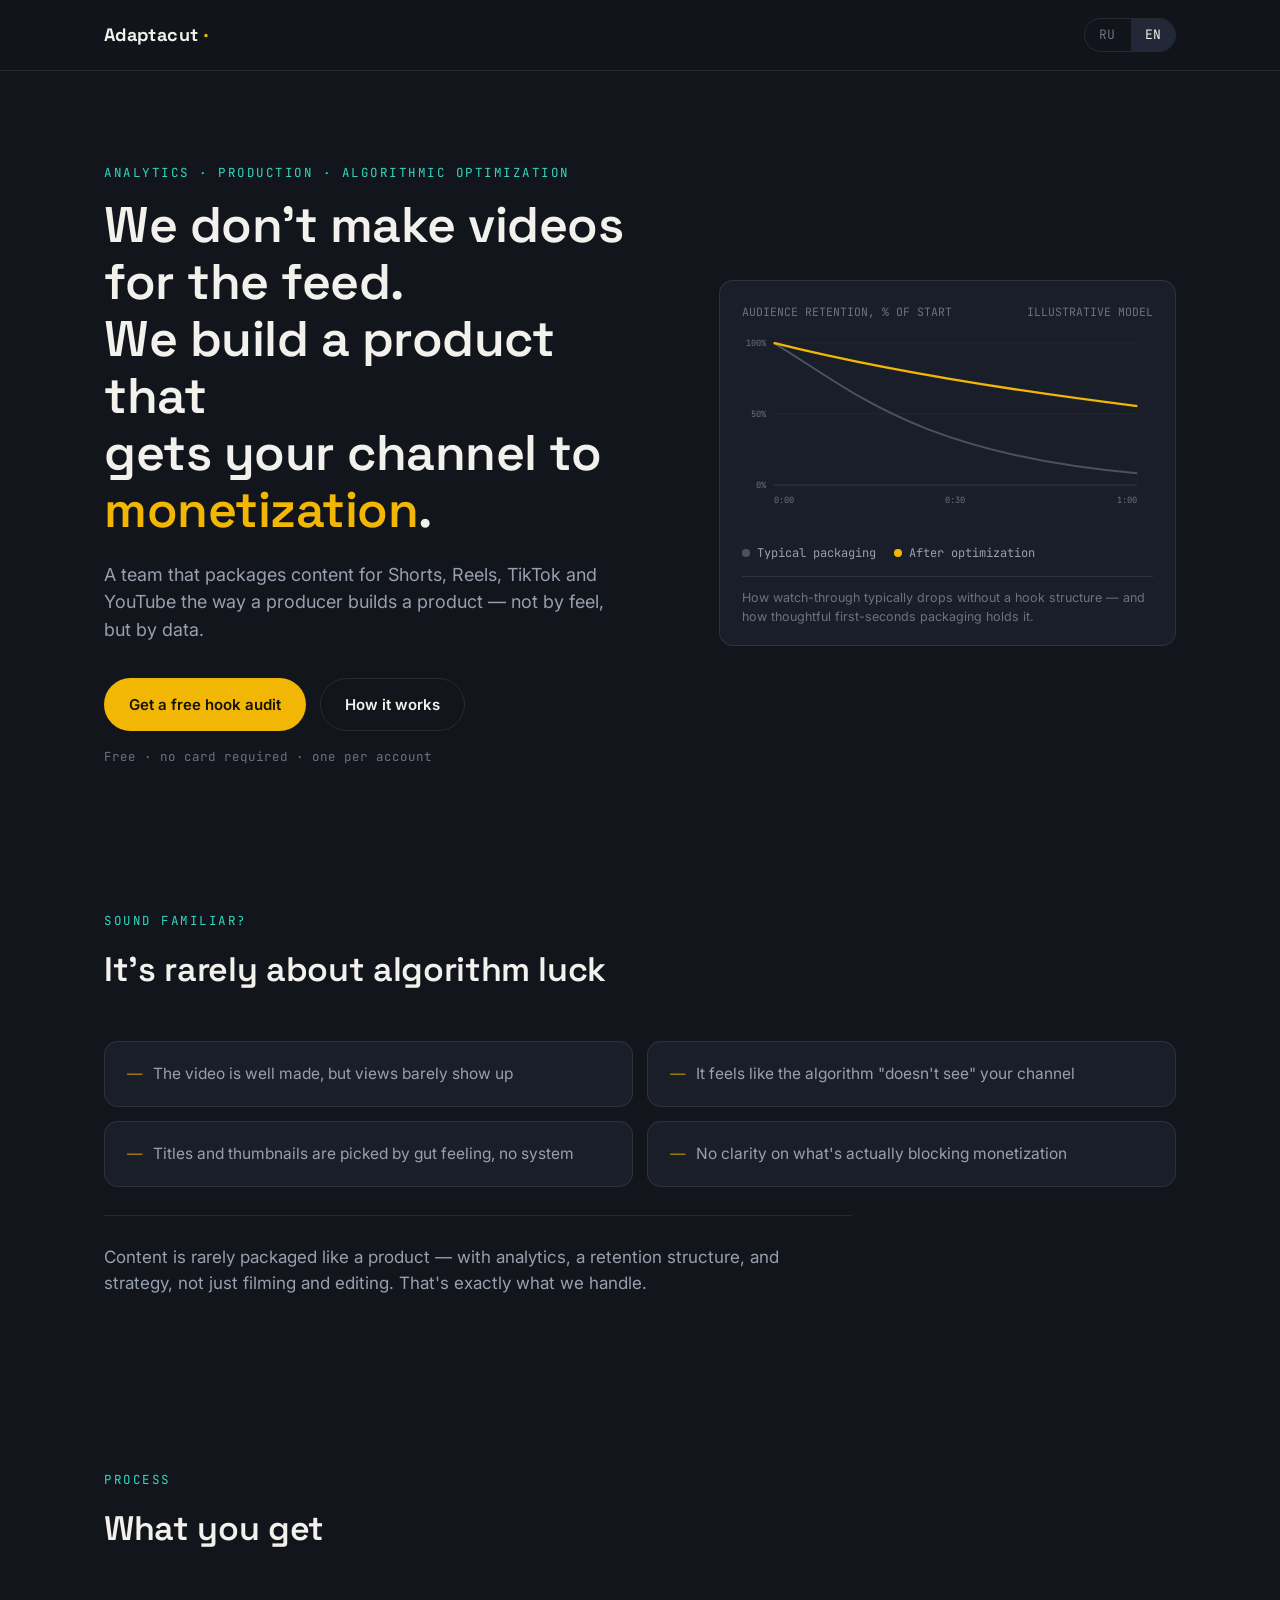
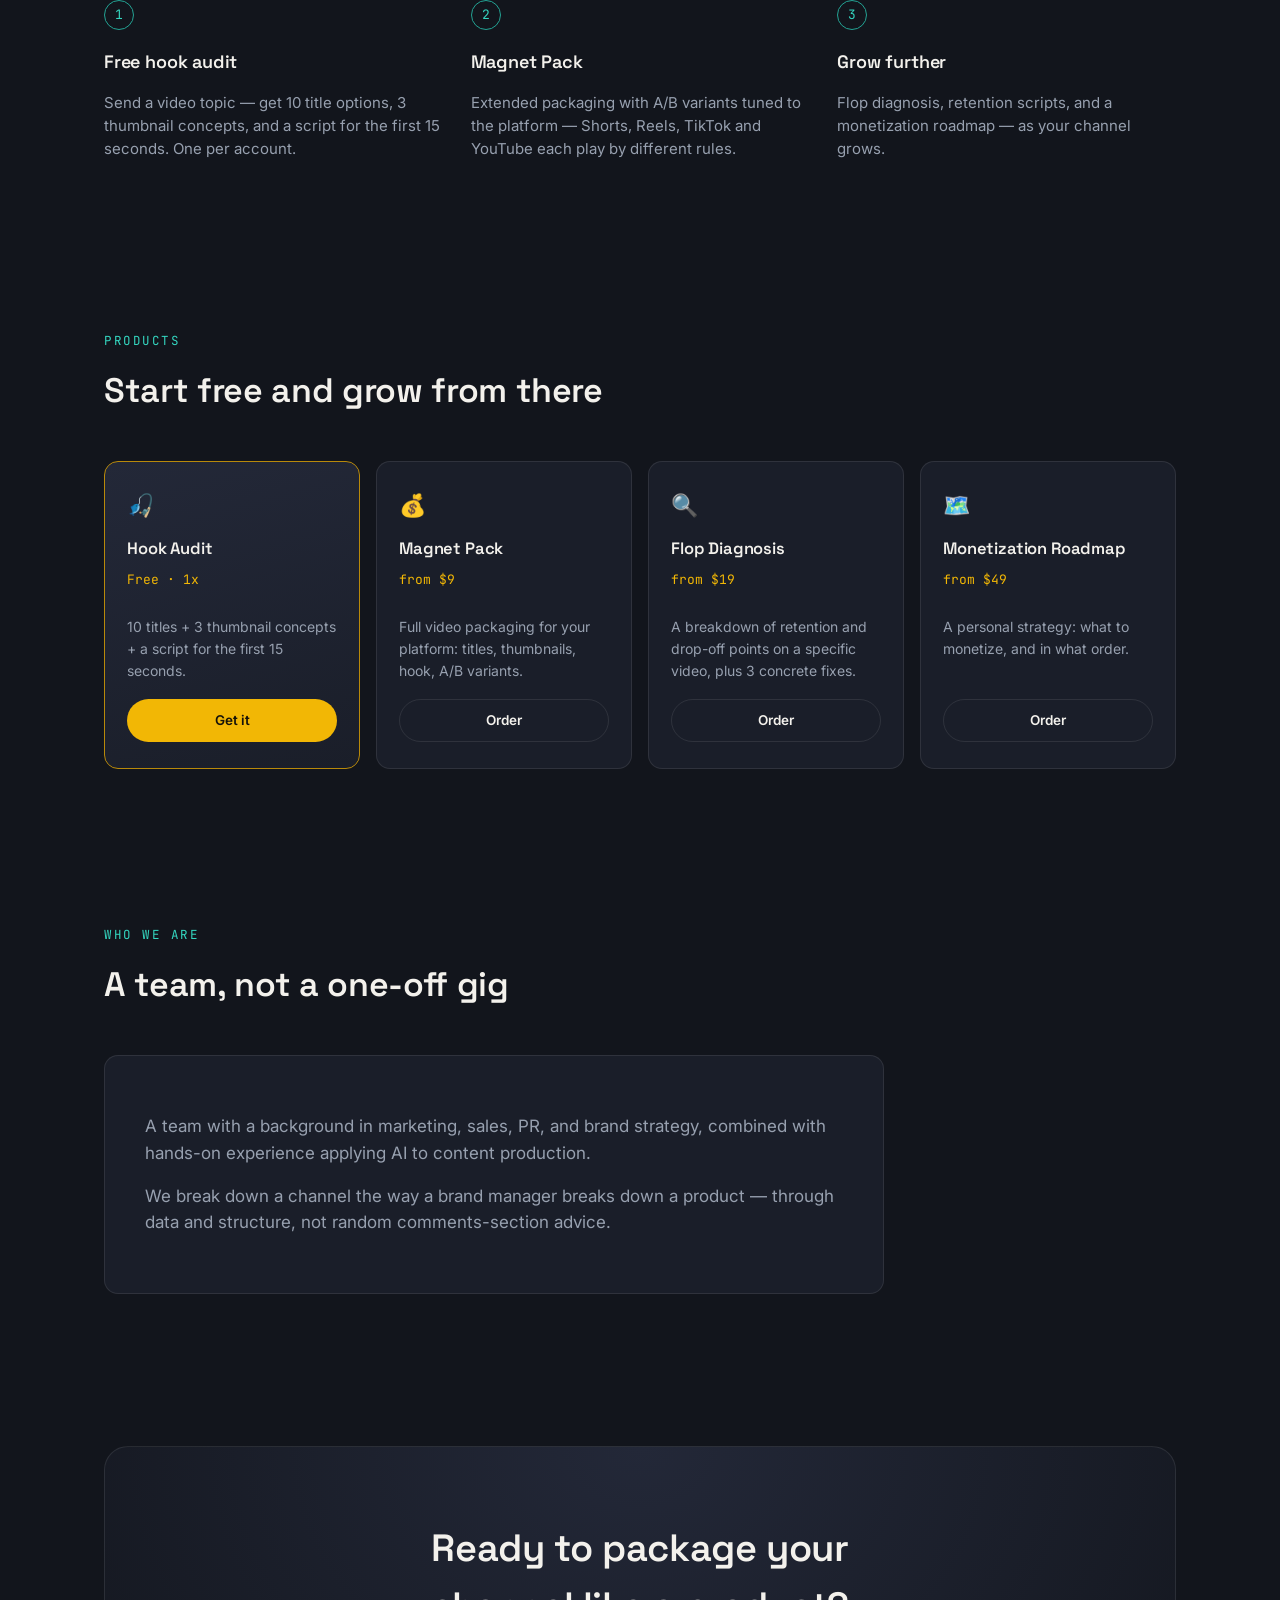
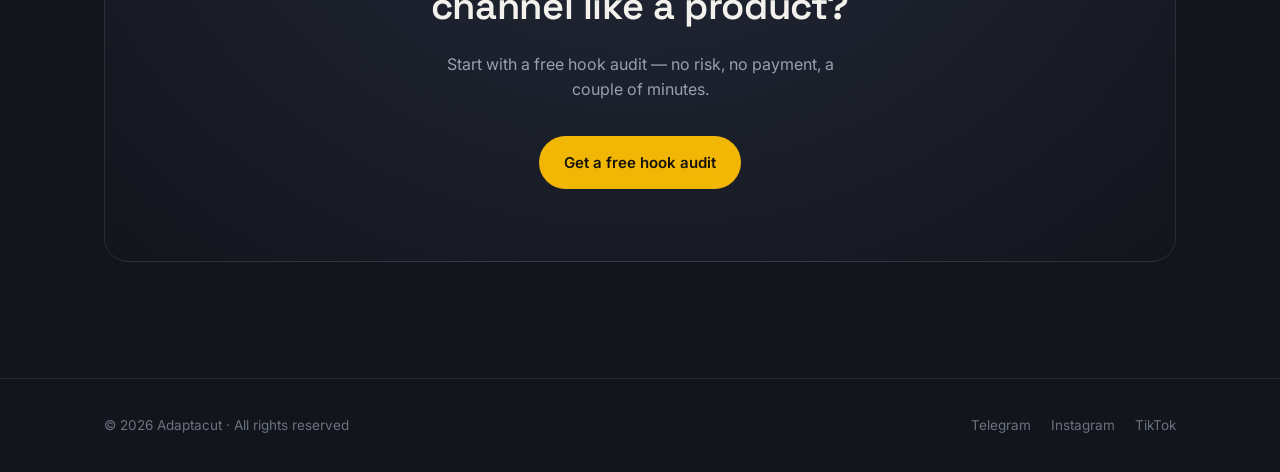
<file: en/index.html>
<!DOCTYPE html>
<html lang="en">
<head>
<meta charset="UTF-8">
<meta name="viewport" content="width=device-width, initial-scale=1.0">
<title>Adaptacut — the product that gets your channel to monetization</title>
<meta name="description" content="Analytics, packaging, content production, and algorithmic optimization for Shorts, Reels, TikTok and YouTube creators.">
<link rel="alternate" hreflang="ru" href="/">
<link rel="alternate" hreflang="en" href="/en/">
<link rel="icon" href="../favicon.png" type="image/png">
<link rel="preconnect" href="https://fonts.googleapis.com">
<link rel="preconnect" href="https://fonts.gstatic.com" crossorigin>
<link href="https://fonts.googleapis.com/css2?family=Space+Grotesk:wght@500;600;700&family=Inter:wght@400;500;600&family=JetBrains+Mono:wght@400;500&display=swap" rel="stylesheet">
<style>
/* ===== Design tokens ===== */
:root {
  --bg: #12151c;
  --surface: #1a1e29;
  --surface-2: #232838;
  --border: rgba(255, 255, 255, 0.09);
  --text: #f3f1ec;
  --text-muted: #97a0af;
  --text-dim: #6b7280;
  --gold: #f2b705;
  --gold-dim: #b8890a;
  --teal: #34d6c0;
  --teal-dim: #23a394;

  --font-display: "Space Grotesk", sans-serif;
  --font-body: "Inter", sans-serif;
  --font-mono: "JetBrains Mono", monospace;

  --container: 1120px;
  --radius: 14px;
}

* { box-sizing: border-box; }

html { scroll-behavior: smooth; }

body {
  margin: 0;
  background: var(--bg);
  color: var(--text);
  font-family: var(--font-body);
  font-size: 16px;
  line-height: 1.55;
  -webkit-font-smoothing: antialiased;
}

@media (prefers-reduced-motion: reduce) {
  html { scroll-behavior: auto; }
  * { animation-duration: 0.001ms !important; transition-duration: 0.001ms !important; }
}

a { color: inherit; }

.wrap {
  max-width: var(--container);
  margin: 0 auto;
  padding: 0 24px;
}

h1, h2, h3 {
  font-family: var(--font-display);
  font-weight: 600;
  letter-spacing: -0.01em;
  margin: 0;
}

.eyebrow {
  font-family: var(--font-mono);
  font-size: 12.5px;
  letter-spacing: 0.12em;
  text-transform: uppercase;
  color: var(--teal);
  display: inline-block;
  margin-bottom: 14px;
}

.muted { color: var(--text-muted); }

/* ===== Header ===== */
header {
  position: sticky;
  top: 0;
  z-index: 50;
  backdrop-filter: blur(10px);
  background: rgba(18, 21, 28, 0.82);
  border-bottom: 1px solid var(--border);
}

.header-inner {
  display: flex;
  align-items: center;
  justify-content: space-between;
  padding: 18px 24px;
}

.logo {
  font-family: var(--font-display);
  font-weight: 700;
  font-size: 18px;
  letter-spacing: 0.02em;
}

.logo span { color: var(--gold); }

.lang-toggle {
  display: flex;
  gap: 2px;
  font-family: var(--font-mono);
  font-size: 13px;
  border: 1px solid var(--border);
  border-radius: 100px;
  overflow: hidden;
}

.lang-toggle a {
  padding: 6px 14px;
  text-decoration: none;
  color: var(--text-dim);
}

.lang-toggle a.active {
  background: var(--surface-2);
  color: var(--text);
}

/* ===== Hero ===== */
.hero {
  padding: 88px 0 64px;
  position: relative;
  overflow: hidden;
}

.hero-grid {
  display: grid;
  grid-template-columns: 1.1fr 0.9fr;
  gap: 56px;
  align-items: center;
}

.hero h1 {
  font-size: clamp(32px, 4.4vw, 50px);
  line-height: 1.14;
}

.hero h1 .accent { color: var(--gold); }

.hero p.lead {
  font-size: 18px;
  color: var(--text-muted);
  max-width: 46ch;
  margin-top: 22px;
}

.cta-row {
  display: flex;
  gap: 14px;
  margin-top: 34px;
  flex-wrap: wrap;
}

.btn {
  display: inline-flex;
  align-items: center;
  gap: 8px;
  font-family: var(--font-body);
  font-weight: 600;
  font-size: 15px;
  padding: 14px 24px;
  border-radius: 100px;
  text-decoration: none;
  border: 1px solid transparent;
  cursor: pointer;
  transition: transform 0.15s ease, opacity 0.15s ease;
}

.btn:hover { transform: translateY(-1px); }

.btn-primary {
  background: var(--gold);
  color: #16130a;
}

.btn-primary:hover { opacity: 0.92; }

.btn-ghost {
  background: transparent;
  border-color: var(--border);
  color: var(--text);
}

.hero-note {
  margin-top: 16px;
  font-family: var(--font-mono);
  font-size: 12.5px;
  color: var(--text-dim);
}

/* ===== Retention chart — signature element ===== */
.chart-card {
  background: var(--surface);
  border: 1px solid var(--border);
  border-radius: var(--radius);
  padding: 22px 22px 18px;
}

.chart-card .chart-label {
  display: flex;
  justify-content: space-between;
  font-family: var(--font-mono);
  font-size: 11.5px;
  color: var(--text-dim);
  margin-bottom: 6px;
}

.legend {
  display: flex;
  gap: 18px;
  margin-top: 12px;
  font-family: var(--font-mono);
  font-size: 12px;
}

.legend-item { display: flex; align-items: center; gap: 7px; color: var(--text-muted); }
.dot { width: 8px; height: 8px; border-radius: 50%; }
.dot.grey { background: #4b5160; }
.dot.gold { background: var(--gold); }

.retention-line-typical {
  fill: none;
  stroke: #4b5160;
  stroke-width: 2.5;
  stroke-dasharray: 700;
  stroke-dashoffset: 700;
  animation: draw 1.6s ease forwards 0.3s;
}

.retention-line-optimized {
  fill: none;
  stroke: var(--gold);
  stroke-width: 3;
  stroke-dasharray: 700;
  stroke-dashoffset: 700;
  animation: draw 1.6s ease forwards 0.7s;
}

.chart-caption {
  margin: 14px 0 0;
  font-size: 12.5px;
  line-height: 1.5;
  color: var(--text-dim);
  border-top: 1px solid var(--border);
  padding-top: 12px;
}

@keyframes draw {
  to { stroke-dashoffset: 0; }
}

/* ===== Sections ===== */
section { padding: 76px 0; }

.section-head { max-width: 620px; margin-bottom: 44px; }
.section-head h2 { font-size: clamp(26px, 3vw, 34px); }
.section-head p { color: var(--text-muted); margin-top: 12px; font-size: 16.5px; }

/* Pain grid */
.pain-grid {
  display: grid;
  grid-template-columns: repeat(2, 1fr);
  gap: 14px;
}

.pain-item {
  background: var(--surface);
  border: 1px solid var(--border);
  border-radius: var(--radius);
  padding: 20px 22px;
  font-size: 15.5px;
  color: var(--text-muted);
}

.pain-item::before {
  content: "—";
  color: var(--gold-dim);
  margin-right: 10px;
}

.pain-transition {
  margin-top: 28px;
  padding-top: 28px;
  border-top: 1px solid var(--border);
  font-size: 17px;
  max-width: 68ch;
}

/* Steps */
.steps { display: grid; grid-template-columns: repeat(3, 1fr); gap: 28px; }

.step-num {
  font-family: var(--font-mono);
  font-size: 13px;
  color: var(--teal);
  border: 1px solid var(--teal-dim);
  width: 30px; height: 30px;
  border-radius: 50%;
  display: flex; align-items: center; justify-content: center;
  margin-bottom: 18px;
}

.step h3 { font-size: 18px; margin-bottom: 10px; }
.step p { color: var(--text-muted); font-size: 15px; }

/* Products */
.products-grid {
  display: grid;
  grid-template-columns: repeat(4, 1fr);
  gap: 16px;
}

.product-card {
  background: var(--surface);
  border: 1px solid var(--border);
  border-radius: var(--radius);
  padding: 26px 22px;
  display: flex;
  flex-direction: column;
  transition: border-color 0.2s ease;
}

.product-card:hover { border-color: var(--teal-dim); }

.product-card.featured {
  background: linear-gradient(165deg, var(--surface-2), var(--surface));
  border-color: var(--gold-dim);
}

.product-icon { font-size: 22px; margin-bottom: 14px; }

.product-card h3 { font-size: 16.5px; margin-bottom: 8px; }

.product-price {
  font-family: var(--font-mono);
  font-size: 13px;
  color: var(--gold);
  margin-bottom: 12px;
}

.product-card p.desc {
  color: var(--text-muted);
  font-size: 14px;
  flex-grow: 1;
  margin-bottom: 18px;
}

.product-card .btn { padding: 10px 18px; font-size: 13.5px; width: 100%; justify-content: center; }

/* Team */
.team-block {
  background: var(--surface);
  border: 1px solid var(--border);
  border-radius: var(--radius);
  padding: 40px;
  max-width: 780px;
}

.team-block p { font-size: 17px; color: var(--text-muted); }
.team-block p + p { margin-top: 16px; }

/* Final CTA */
.final-cta {
  text-align: center;
  background: radial-gradient(ellipse at top, var(--surface-2), var(--bg));
  border-radius: 24px;
  padding: 72px 24px;
  border: 1px solid var(--border);
}

.final-cta h2 { font-size: clamp(26px, 3.4vw, 38px); max-width: 20ch; margin: 0 auto; }
.final-cta p { color: var(--text-muted); margin: 16px auto 0; max-width: 44ch; }
.final-cta .cta-row { justify-content: center; }

/* Footer */
footer {
  border-top: 1px solid var(--border);
  padding: 36px 0;
  margin-top: 40px;
}

.footer-inner {
  display: flex;
  justify-content: space-between;
  align-items: center;
  flex-wrap: wrap;
  gap: 16px;
  font-size: 13.5px;
  color: var(--text-dim);
}

.footer-links { display: flex; gap: 20px; }
.footer-links a { text-decoration: none; color: var(--text-dim); }
.footer-links a:hover { color: var(--text-muted); }

/* ===== Responsive ===== */
@media (max-width: 860px) {
  .hero-grid { grid-template-columns: 1fr; gap: 40px; }
  .pain-grid { grid-template-columns: 1fr; }
  .steps { grid-template-columns: 1fr; gap: 34px; }
  .products-grid { grid-template-columns: 1fr 1fr; }
  .team-block { padding: 28px; }
  .final-cta { padding: 52px 20px; }
}

@media (max-width: 520px) {
  .products-grid { grid-template-columns: 1fr; }
  .header-inner { padding: 14px 18px; }
  .hero { padding: 56px 0 44px; }
  section { padding: 56px 0; }
}

/* ===== Booking Modal ===== */
.modal-overlay {
  display: none;
  position: fixed;
  inset: 0;
  background: rgba(0,0,0,0.65);
  backdrop-filter: blur(3px);
  z-index: 200;
  align-items: center;
  justify-content: center;
  padding: 20px;
}

.modal-overlay.open { display: flex; }

.modal-card {
  background: var(--surface);
  border: 1px solid var(--border);
  border-radius: var(--radius);
  max-width: 460px;
  width: 100%;
  max-height: 88vh;
  overflow-y: auto;
  padding: 28px;
  position: relative;
}

.modal-close {
  position: absolute;
  top: 16px;
  right: 16px;
  background: none;
  border: none;
  color: var(--text-dim);
  font-size: 20px;
  cursor: pointer;
  line-height: 1;
  padding: 4px;
}

.modal-close:hover { color: var(--text); }

.modal-card h3 {
  font-size: 19px;
  margin-bottom: 6px;
  padding-right: 20px;
}

.modal-subtitle {
  color: var(--text-muted);
  font-size: 14px;
  margin-bottom: 20px;
}

.modal-step { display: none; }
.modal-step.active { display: block; }

.date-grid {
  display: grid;
  grid-template-columns: repeat(5, 1fr);
  gap: 8px;
  margin-bottom: 8px;
  max-height: 260px;
  overflow-y: auto;
  padding-right: 4px;
}

.date-btn {
  background: var(--surface-2);
  border: 1px solid var(--border);
  border-radius: 8px;
  padding: 9px 4px;
  text-align: center;
  cursor: pointer;
  color: var(--text);
  font-family: var(--font-body);
}

.date-btn .date-num { display: block; font-size: 14px; font-weight: 600; }
.date-btn .date-mon { display: block; font-size: 10.5px; color: var(--text-dim); font-family: var(--font-mono); }
.date-btn .date-left { display: block; font-size: 9.5px; color: var(--teal); font-family: var(--font-mono); margin-top: 2px; }

.date-btn:hover:not(.full) { border-color: var(--teal-dim); }
.date-btn.selected { border-color: var(--gold); background: rgba(242,183,5,0.08); }
.date-btn.full {
  opacity: 0.35;
  cursor: not-allowed;
  pointer-events: none;
}
.date-btn.full .date-left { color: #6b7280; }

.form-field { margin-bottom: 14px; }
.form-field label { display: block; font-size: 13px; color: var(--text-muted); margin-bottom: 6px; }
.form-field input {
  width: 100%;
  background: var(--surface-2);
  border: 1px solid var(--border);
  border-radius: 8px;
  padding: 11px 12px;
  color: var(--text);
  font-family: var(--font-body);
  font-size: 14.5px;
}
.form-field input:focus { outline: none; border-color: var(--teal-dim); }

.modal-selected-date {
  font-family: var(--font-mono);
  font-size: 12.5px;
  color: var(--teal);
  margin-bottom: 16px;
  padding: 8px 12px;
  background: var(--surface-2);
  border-radius: 8px;
}

.modal-msg {
  font-size: 13.5px;
  padding: 10px 12px;
  border-radius: 8px;
  margin-top: 12px;
  display: none;
}
.modal-msg.error { display: block; background: rgba(220,80,80,0.12); color: #e08080; }
.modal-msg.success { display: block; background: rgba(52,214,192,0.1); color: var(--teal); }

.modal-loading { text-align: center; padding: 30px 0; color: var(--text-dim); font-size: 13.5px; }

</style>
</head>
<body>

<header>
  <div class="wrap header-inner">
    <div class="logo">Adaptacut <span>·</span></div>
    <div class="lang-toggle">
      <a href="/">RU</a>
      <a href="/en/" class="active">EN</a>
    </div>
  </div>
</header>

<section class="hero">
  <div class="wrap hero-grid">
    <div>
      <span class="eyebrow">Analytics · Production · Algorithmic Optimization</span>
      <h1>We don't make videos for the feed.<br>We build a product that<br>gets your channel to <span class="accent">monetization</span>.</h1>
      <p class="lead">A team that packages content for Shorts, Reels, TikTok and YouTube the way a producer builds a product — not by feel, but by data.</p>
      <div class="cta-row">
        <a href="javascript:void(0)" class="btn btn-primary js-open-booking">Get a free hook audit</a>
        <a href="#how" class="btn btn-ghost">How it works</a>
      </div>
      <div class="hero-note">Free · no card required · one per account</div>
    </div>

    <div class="chart-card">
      <div class="chart-label">
        <span>AUDIENCE RETENTION, % OF START</span>
        <span>ILLUSTRATIVE MODEL</span>
      </div>
      <svg viewBox="0 0 520 250" width="100%" height="auto" role="img" aria-label="Retention comparison: typical video loses viewers faster than a video with optimized packaging">
        <line x1="40" y1="20" x2="500" y2="20" stroke="rgba(255,255,255,0.06)" stroke-width="1"/>
        <line x1="40" y1="110" x2="500" y2="110" stroke="rgba(255,255,255,0.06)" stroke-width="1"/>
        <line x1="40" y1="200" x2="500" y2="200" stroke="rgba(255,255,255,0.14)" stroke-width="1"/>

        <text x="30" y="24" text-anchor="end" font-family="JetBrains Mono, monospace" font-size="11" fill="#6b7280">100%</text>
        <text x="30" y="114" text-anchor="end" font-family="JetBrains Mono, monospace" font-size="11" fill="#6b7280">50%</text>
        <text x="30" y="204" text-anchor="end" font-family="JetBrains Mono, monospace" font-size="11" fill="#6b7280">0%</text>

        <text x="40" y="222" text-anchor="start" font-family="JetBrains Mono, monospace" font-size="11" fill="#6b7280">0:00</text>
        <text x="270" y="222" text-anchor="middle" font-family="JetBrains Mono, monospace" font-size="11" fill="#6b7280">0:30</text>
        <text x="500" y="222" text-anchor="end" font-family="JetBrains Mono, monospace" font-size="11" fill="#6b7280">1:00</text>

        <path class="retention-line-typical" d="M40,20 C 140,80 220,160 500,185" />
        <path class="retention-line-optimized" d="M40,20 C 160,50 300,75 500,100" />
      </svg>
      <div class="legend">
        <div class="legend-item"><span class="dot grey"></span> Typical packaging</div>
        <div class="legend-item"><span class="dot gold"></span> After optimization</div>
      </div>
      <p class="chart-caption">How watch-through typically drops without a hook structure — and how thoughtful first-seconds packaging holds it.</p>
    </div>
  </div>
</section>

<section id="pain">
  <div class="wrap">
    <div class="section-head">
      <span class="eyebrow">Sound familiar?</span>
      <h2>It's rarely about algorithm luck</h2>
    </div>
    <div class="pain-grid">
      <div class="pain-item">The video is well made, but views barely show up</div>
      <div class="pain-item">It feels like the algorithm "doesn't see" your channel</div>
      <div class="pain-item">Titles and thumbnails are picked by gut feeling, no system</div>
      <div class="pain-item">No clarity on what's actually blocking monetization</div>
    </div>
    <p class="pain-transition muted">Content is rarely packaged like a product — with analytics, a retention structure, and strategy, not just filming and editing. That's exactly what we handle.</p>
  </div>
</section>

<section id="how">
  <div class="wrap">
    <div class="section-head">
      <span class="eyebrow">Process</span>
      <h2>What you get</h2>
    </div>
    <div class="steps">
      <div class="step">
        <div class="step-num">1</div>
        <h3>Free hook audit</h3>
        <p>Send a video topic — get 10 title options, 3 thumbnail concepts, and a script for the first 15 seconds. One per account.</p>
      </div>
      <div class="step">
        <div class="step-num">2</div>
        <h3>Magnet Pack</h3>
        <p>Extended packaging with A/B variants tuned to the platform — Shorts, Reels, TikTok and YouTube each play by different rules.</p>
      </div>
      <div class="step">
        <div class="step-num">3</div>
        <h3>Grow further</h3>
        <p>Flop diagnosis, retention scripts, and a monetization roadmap — as your channel grows.</p>
      </div>
    </div>
  </div>
</section>

<section id="products">
  <div class="wrap">
    <div class="section-head">
      <span class="eyebrow">Products</span>
      <h2>Start free and grow from there</h2>
    </div>
    <div class="products-grid">
      <div class="product-card featured">
        <div class="product-icon">🎣</div>
        <h3>Hook Audit</h3>
        <div class="product-price">Free · 1x</div>
        <p class="desc">10 titles + 3 thumbnail concepts + a script for the first 15 seconds.</p>
        <a href="javascript:void(0)" class="btn btn-primary js-open-booking">Get it</a>
      </div>
      <div class="product-card">
        <div class="product-icon">💰</div>
        <h3>Magnet Pack</h3>
        <div class="product-price">from $9</div>
        <p class="desc">Full video packaging for your platform: titles, thumbnails, hook, A/B variants.</p>
        <a href="https://t.me/stanvase?text=Hi%21%20I%20want%20to%20order%20the%20Magnet%20Pack%20%28%249%29%20%E2%80%94%20video%20packaging%20%28titles%2C%20thumbnail%2C%20hook%29." target="_blank" rel="noopener" class="btn btn-ghost">Order</a>
      </div>
      <div class="product-card">
        <div class="product-icon">🔍</div>
        <h3>Flop Diagnosis</h3>
        <div class="product-price">from $19</div>
        <p class="desc">A breakdown of retention and drop-off points on a specific video, plus 3 concrete fixes.</p>
        <a href="https://t.me/stanvase?text=Hi%21%20I%20want%20to%20order%20the%20Flop%20Diagnosis%20%28%2419%29%20%E2%80%94%20a%20breakdown%20of%20a%20specific%20video." target="_blank" rel="noopener" class="btn btn-ghost">Order</a>
      </div>
      <div class="product-card">
        <div class="product-icon">🗺️</div>
        <h3>Monetization Roadmap</h3>
        <div class="product-price">from $49</div>
        <p class="desc">A personal strategy: what to monetize, and in what order.</p>
        <a href="https://t.me/stanvase?text=Hi%21%20I%20want%20to%20order%20the%20Monetization%20Roadmap%20%28%2449%29%20%E2%80%94%20a%20strategy%20for%20my%20channel." target="_blank" rel="noopener" class="btn btn-ghost">Order</a>
      </div>
    </div>
  </div>
</section>

<section id="team">
  <div class="wrap">
    <div class="section-head">
      <span class="eyebrow">Who we are</span>
      <h2>A team, not a one-off gig</h2>
    </div>
    <div class="team-block">
      <p>A team with a background in marketing, sales, PR, and brand strategy, combined with hands-on experience applying AI to content production.</p>
      <p>We break down a channel the way a brand manager breaks down a product — through data and structure, not random comments-section advice.</p>
    </div>
  </div>
</section>

<section id="cta">
  <div class="wrap">
    <div class="final-cta">
      <h2>Ready to package your channel like a product?</h2>
      <p>Start with a free hook audit — no risk, no payment, a couple of minutes.</p>
      <div class="cta-row">
        <a href="javascript:void(0)" class="btn btn-primary js-open-booking">Get a free hook audit</a>
      </div>
    </div>
  </div>
</section>

<footer>
  <div class="wrap footer-inner">
    <div>© 2026 Adaptacut · All rights reserved</div>
    <div class="footer-links">
      <a href="https://t.me/adaptacut" target="_blank" rel="noopener">Telegram</a>
      <a href="#">Instagram</a>
      <a href="#">TikTok</a>
    </div>
  </div>
</footer>

<div class="modal-overlay" id="bookingModal">
  <div class="modal-card">
    <button class="modal-close" id="modalClose" aria-label="Close">✕</button>

    <div class="modal-step active" id="stepDate">
      <h3>Pick a date</h3>
      <p class="modal-subtitle">Free hook audit — one per account, 3 spots per day.</p>
      <div id="dateGrid" class="date-grid">
        <div class="modal-loading">Loading available dates…</div>
      </div>
    </div>

    <div class="modal-step" id="stepForm">
      <h3>Your details</h3>
      <div class="modal-selected-date" id="selectedDateLabel"></div>
      <div class="form-field">
        <label for="fieldName">Name</label>
        <input type="text" id="fieldName" maxlength="100" placeholder="How should we call you">
      </div>
      <div class="form-field">
        <label for="fieldContact">Telegram or email</label>
        <input type="text" id="fieldContact" maxlength="100" placeholder="@username or email">
      </div>
      <div class="form-field">
        <label for="fieldTopic">Video topic</label>
        <input type="text" id="fieldTopic" maxlength="300" placeholder="What's the video about — briefly">
      </div>
      <div class="cta-row">
        <button class="btn btn-ghost" id="backToDate" type="button">Back</button>
        <button class="btn btn-primary" id="submitBooking" type="button">Book it</button>
      </div>
      <div class="modal-msg" id="modalMsg"></div>
    </div>

    <div class="modal-step" id="stepSuccess">
      <h3>You're in 🎉</h3>
      <p class="modal-subtitle" id="successText"></p>
    </div>
  </div>
</div>

<script>
(function() {
  const API_AVAILABILITY = '/api/availability';
  const API_BOOK = '/api/book';
  const MAX_SLOTS = 3;

  const modal = document.getElementById('bookingModal');
  const dateGrid = document.getElementById('dateGrid');
  const stepDate = document.getElementById('stepDate');
  const stepForm = document.getElementById('stepForm');
  const stepSuccess = document.getElementById('stepSuccess');
  const selectedDateLabel = document.getElementById('selectedDateLabel');
  const modalMsg = document.getElementById('modalMsg');

  let selectedDate = null;
  const monthNames = ['Jan','Feb','Mar','Apr','May','Jun','Jul','Aug','Sep','Oct','Nov','Dec'];

  function toISO(d) {
    return d.toISOString().slice(0, 10);
  }

  function showStep(step) {
    [stepDate, stepForm, stepSuccess].forEach(s => s.classList.remove('active'));
    step.classList.add('active');
  }

  function openModal() {
    modal.classList.add('open');
    selectedDate = null;
    modalMsg.className = 'modal-msg';
    document.getElementById('fieldName').value = '';
    document.getElementById('fieldContact').value = '';

    if (localStorage.getItem('adaptacut_claimed') === '1') {
      stepDate.innerHTML = '<h3>Free audit already used</h3><p class="modal-subtitle">You\'ve already claimed a free hook audit from this device. Check out the paid packages below — more options and platform-specific tuning.</p>';
      showStep(stepDate);
      return;
    }

    showStep(stepDate);
    loadAvailability();
  }

  function closeModal() {
    modal.classList.remove('open');
  }

  async function loadAvailability() {
    dateGrid.innerHTML = '<div class="modal-loading">Loading available dates…</div>';
    let counts = {};
    try {
      const res = await fetch(API_AVAILABILITY);
      const data = await res.json();
      counts = data.counts || {};
    } catch (e) {
      dateGrid.innerHTML = '<div class="modal-loading">Could not load dates. Refresh the page.</div>';
      return;
    }
    renderDates(counts);
  }

  function renderDates(counts) {
    dateGrid.innerHTML = '';
    const today = new Date();
    for (let i = 1; i <= 30; i++) {
      const d = new Date(today);
      d.setDate(today.getDate() + i);
      const iso = toISO(d);
      const taken = counts[iso] || 0;
      const left = MAX_SLOTS - taken;
      const full = left <= 0;

      const btn = document.createElement('div');
      btn.className = 'date-btn' + (full ? ' full' : '');
      btn.innerHTML = `
        <span class="date-num">${d.getDate()}</span>
        <span class="date-mon">${monthNames[d.getMonth()]}</span>
        <span class="date-left">${full ? 'full' : left + ' left'}</span>
      `;
      if (!full) {
        btn.addEventListener('click', () => selectDate(iso, d));
      }
      dateGrid.appendChild(btn);
    }
  }

  function selectDate(iso, d) {
    selectedDate = iso;
    selectedDateLabel.textContent = d.toLocaleDateString('en-US', { day: 'numeric', month: 'long', year: 'numeric' });
    modalMsg.className = 'modal-msg';
    showStep(stepForm);
  }

  async function submitBooking() {
    const name = document.getElementById('fieldName').value.trim();
    const contact = document.getElementById('fieldContact').value.trim();
    const topic = document.getElementById('fieldTopic').value.trim();

    if (!name || !contact || !topic) {
      modalMsg.className = 'modal-msg error';
      modalMsg.textContent = 'Please fill in all fields.';
      return;
    }

    const submitBtn = document.getElementById('submitBooking');
    submitBtn.disabled = true;
    submitBtn.textContent = 'Sending…';

    try {
      const res = await fetch(API_BOOK, {
        method: 'POST',
        headers: { 'Content-Type': 'application/json' },
        body: JSON.stringify({ name, contact, date: selectedDate, topic })
      });
      const data = await res.json();

      if (res.status === 403) {
        localStorage.setItem('adaptacut_claimed', '1');
        modalMsg.className = 'modal-msg error';
        modalMsg.textContent = 'This free audit has already been used from this contact or device.';
        return;
      }

      if (res.status === 409) {
        modalMsg.className = 'modal-msg error';
        modalMsg.textContent = 'Those spots just filled up — please pick another date.';
        showStep(stepDate);
        loadAvailability();
        return;
      }

      if (!res.ok) {
        modalMsg.className = 'modal-msg error';
        modalMsg.textContent = 'Something went wrong. Please try again.';
        return;
      }

      document.getElementById('successText').textContent = "You're booked. We'll reach out soon.";
      localStorage.setItem('adaptacut_claimed', '1');
      showStep(stepSuccess);
    } catch (e) {
      modalMsg.className = 'modal-msg error';
      modalMsg.textContent = 'Network error. Please try again.';
    } finally {
      submitBtn.disabled = false;
      submitBtn.textContent = 'Book it';
    }
  }

  document.querySelectorAll('.js-open-booking').forEach(el => {
    el.addEventListener('click', openModal);
  });

  document.getElementById('modalClose').addEventListener('click', closeModal);
  document.getElementById('backToDate').addEventListener('click', () => showStep(stepDate));
  document.getElementById('submitBooking').addEventListener('click', submitBooking);
  modal.addEventListener('click', (e) => { if (e.target === modal) closeModal(); });
})();
</script>
</body>
</html>
</file>
